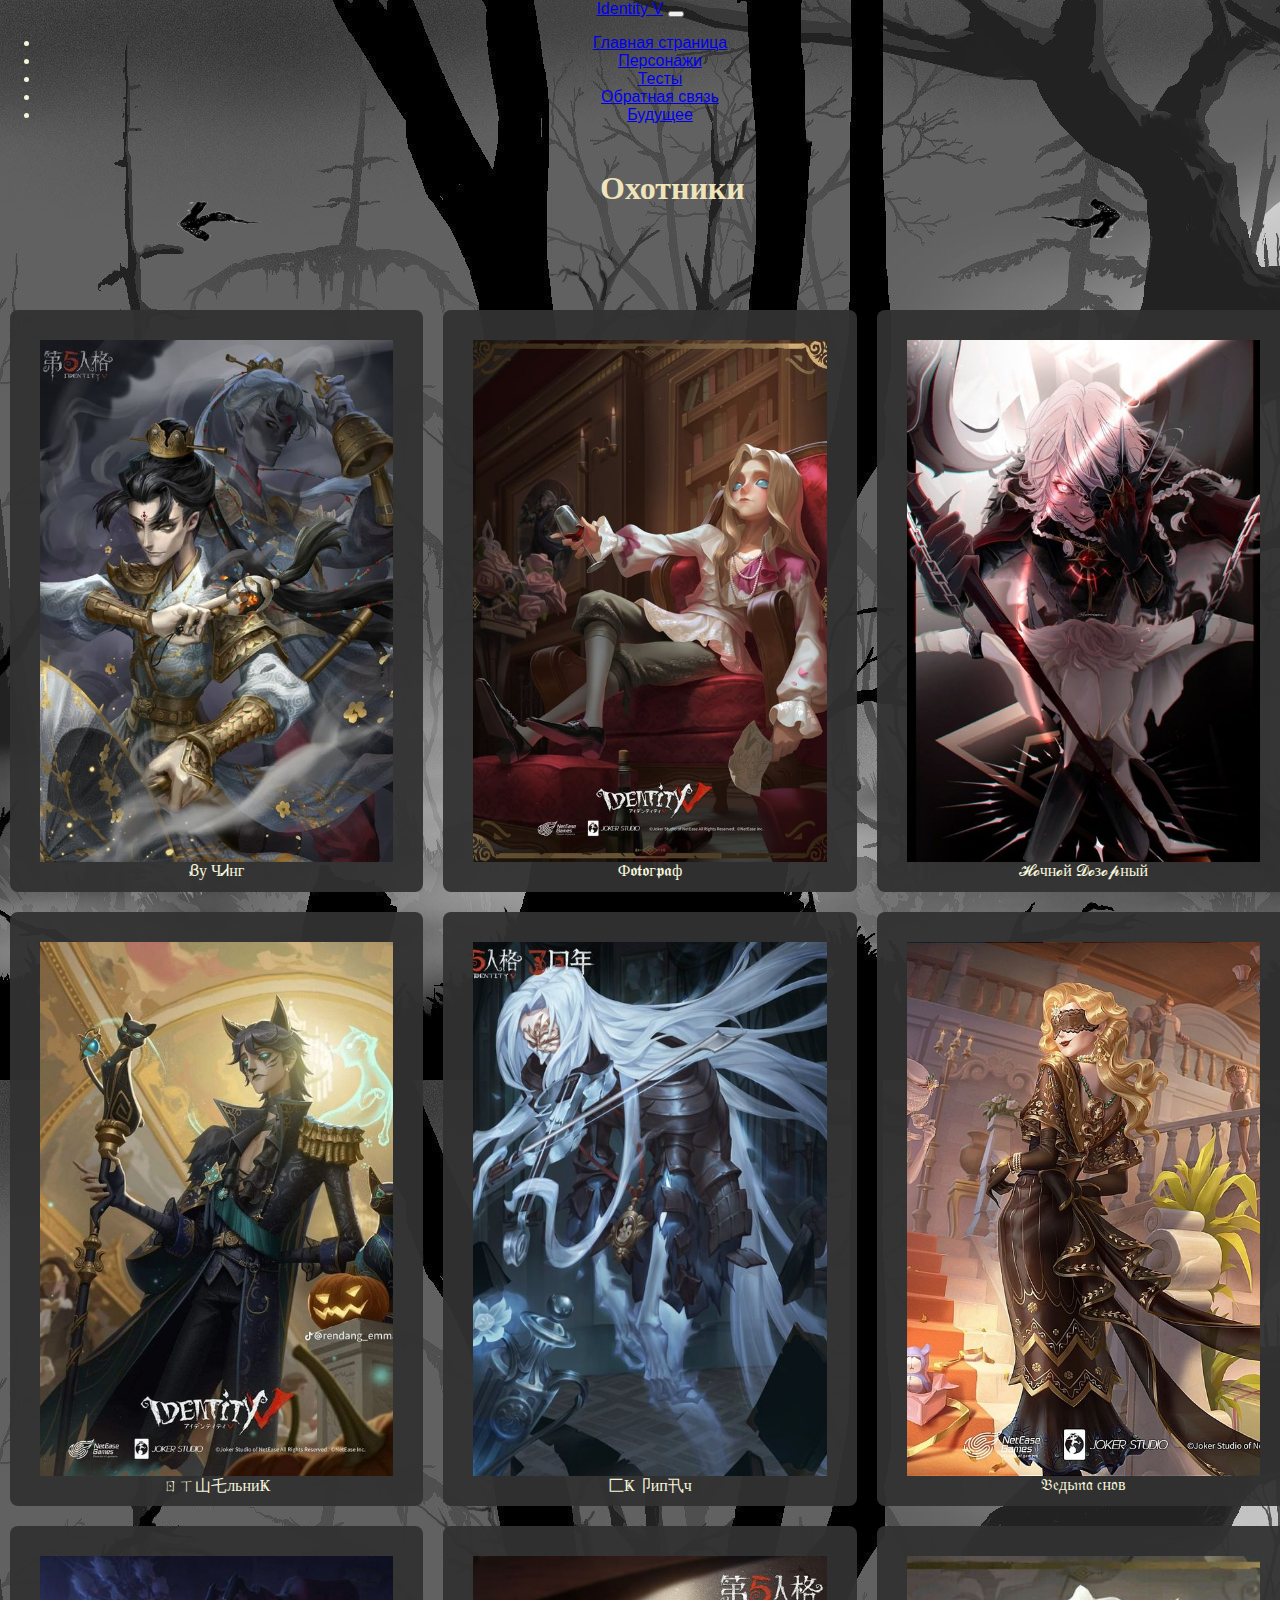
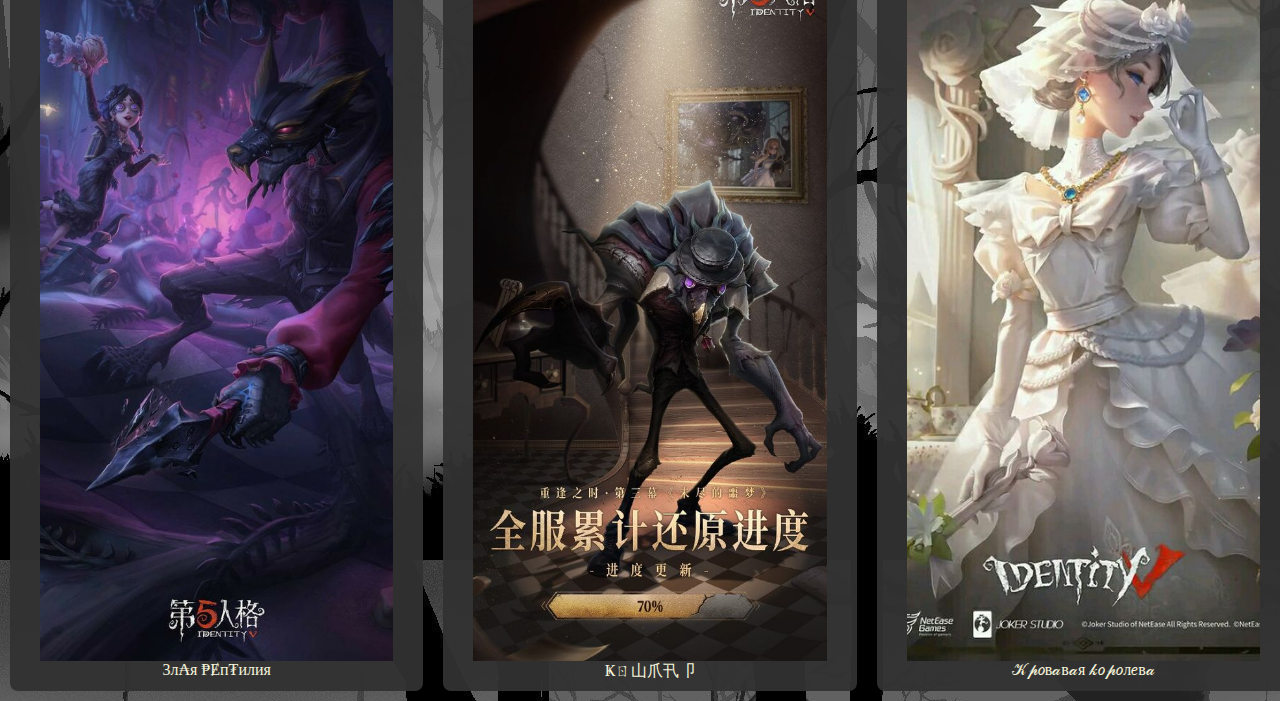
<file: index.html>
<!DOCTYPE html>
<html lang="en">
<head>
    <meta charset="UTF-8">
    <meta http-equiv="X-UA-Compatible" content="IE=edge">
    <meta name="viewport" content="width=device-width, initial-scale=1.0">
    <title>Document</title>
    <link rel="stylesheet" href="3_bipolyarka.css">
    <link href="https://cdn.jsdelivr.net/npm/bootstrap@5.3.2/dist/css/bootstrap.min.css" rel="stylesheet" integrity="sha384-T3c6CoIi6uLrA9TneNEoa7RxnatzjcDSCmG1MXxSR1GAsXEV/Dwwykc2MPK8M2HN" crossorigin="anonymous">
</head>
<body>
    

   <nav class="navbar navbar-expand-sm navbar-dark bg-dark justify-self-center">
        <div class="container justify-content-center">
            <a href="https://simariasi.github.io/01_ADAPTIV/" class="navbar-brand">Identity V</a>
            <button class="navbar-toggler" type="button" data-bs-toggle="collapse" data-bs-target="#navbarContent" 
                aria-controls="navbarContent" aria-expanded="false"> 
                 <span class="navbar-toggler-icon"></span>
            </button>

            <div class="collapse navbar-collapse" id="navbarContent">
                <ul class="navbar-nav me-auto mb-2 justify-content-center">
                    <li class="nav-item">
                        <a href="https://simariasi.github.io/01_ADAPTIV/" class="nav-link">Главная страница</a>
                    </li>
                    
                    <li class="nav-item">
                        <a href="https://simariasi.github.io/2_Bipolyar/" class="nav-link">Персонажи</a>
                    </li>
                    <li class="nav-item">
                        <a href="https://simariasi.github.io/24_Bipolyar/" class="nav-link">Тесты</a>
                    </li>
                    <li class="nav-item">
                        <a href="https://simariasi.github.io/23_Bipolyar/" class="nav-link">Обратная связь</a>
                    </li>

                    <li class="nav-item">
                        <a href="https://simariasi.github.io/MAGAZIN/" class="nav-link">Будущее</a>
                    </li>
                    
                </ul>
        
            </div>
        </div>
    </nav>
    
    
    <div class="tumbochka" align="center">
            
         
                <div class="poko">
               <a href="https://simariasi.github.io/2_Bipolyar/"><img src="IMG_0077.PNG"></a>
                    
                </div>

            <div class="poko">
             <h1>Охотники</h1></div>
               

            <div class="poko">
               <a href="https://simariasi.github.io/4_Bipolyar/"><img src="IMG_0075.PNG"></a>
                </div>
    </div>
        

    <div class="tropici" align="center">
            
         
                <div class="palma">
               <a href="https://simariasi.github.io/5_Bipolyar/"><img width="350px" height="500px" src="прокет_23.jpeg">
                        </a>
                       
                        <div class="palma">
                            <a href="https://simariasi.github.io/5_Bipolyar/">Ᏸу ЧᏗнг</a>
                        </div>

                     </a>
                </div>
            
             <div class="palma">
               <a href="https://simariasi.github.io/6_Bipolyar/"><img width="350px" height="500px" src="проект_20.jpeg">  </a>
                       
                        <div class="palma">
                         <a href="https://simariasi.github.io/6_Bipolyar/">Ф𝖔𝖙𝖔г𝖕𝖆ф </a>
                        </div>

                     </a>
                </div>

        <div class="palma">
               <a href="https://simariasi.github.io/7_Bipolyar/"><img width="350px" height="500px" src="проект_13.jpeg">  </a>
                       
                        <div class="palma">
                            <a href="https://simariasi.github.io/7_Bipolyar/">𝓗𝓸чн𝓸й 𝓓𝓸з𝓸𝓹ный</a>
                        </div>

                     </a>
                </div>
        <div class="palma">
               <a href="https://simariasi.github.io/8_Bipolyar/"><img width="350px" height="500px" src="проект_14.jpeg">  </a>
                       
                        <div class="palma">
                             <a href="https://simariasi.github.io/8_Bipolyar/">ㄖㄒ山乇льниҜ</a>
                        </div>

                     </a>
                </div>
        <div class="palma">
                  <a href="https://simariasi.github.io/9_Bipolyar/"><img width="350px" height="500px" src="проект_15.jpeg">  </a>
                       
                        <div class="palma">
                            <a href="https://simariasi.github.io/9_Bipolyar/">匚Ҝ卩ип卂ч </a>
                        </div>

                     </a>
                </div>
        <div class="palma">
                <a href="https://simariasi.github.io/10_Bipolyar/"><img width="350px" height="500px" src="проект_16.jpeg">  </a>
                       
                        <div class="palma">
                            <a href="https://simariasi.github.io/10_Bipolyar/">𝔅𝔢дь𝔪𝔞 𝔠н𝔬в </a>
                        </div>

                     </a>
                </div>
        <div class="palma">
               <a href="https://simariasi.github.io/11_Bipolyar/"><img width="350px" height="500px" src="проект_17.jpeg">
                        </a>
                       
                        <div class="palma">
                            <a href="https://simariasi.github.io/11_Bipolyar/">3л₳я ₱Ɇп₮илия</a>
                        </div>

                     </a>
                </div>
        <div class="palma">
                 <a href="https://simariasi.github.io/12_Bipolyar/"><img width="350px" height="500px" src="проект_24.jpeg"> </a>
                       
                        <div class="palma">
                             <a href="https://simariasi.github.io/12_Bipolyar/">Ҝㄖ山爪卂卩 </a>
                        </div>

                     </a>
                </div>
        <div class="palma">
               <a href="https://simariasi.github.io/13_Bipolyar/"><img width="350px" height="500px" src="проект_22.jpeg">
                        </a>
                       
                        <div class="palma">
                            <a href="https://simariasi.github.io/13_Bipolyar/">𝒦𝓅𝑜в𝒶в𝒶я 𝓀𝑜𝓅𝑜л𝑒в𝒶 </a>
                        </div>

                     </a>
                </div>

        </div>
<script src="https://cdn.jsdelivr.net/npm/bootstrap@5.3.2/dist/js/bootstrap.bundle.min.js" integrity="sha384-C6RzsynM9kWDrMNeT87bh95OGNyZPhcTNXj1NW7RuBCsyN/o0jlpcV8Qyq46cDfL" crossorigin="anonymous"></script>
</body>
</html>
</file>
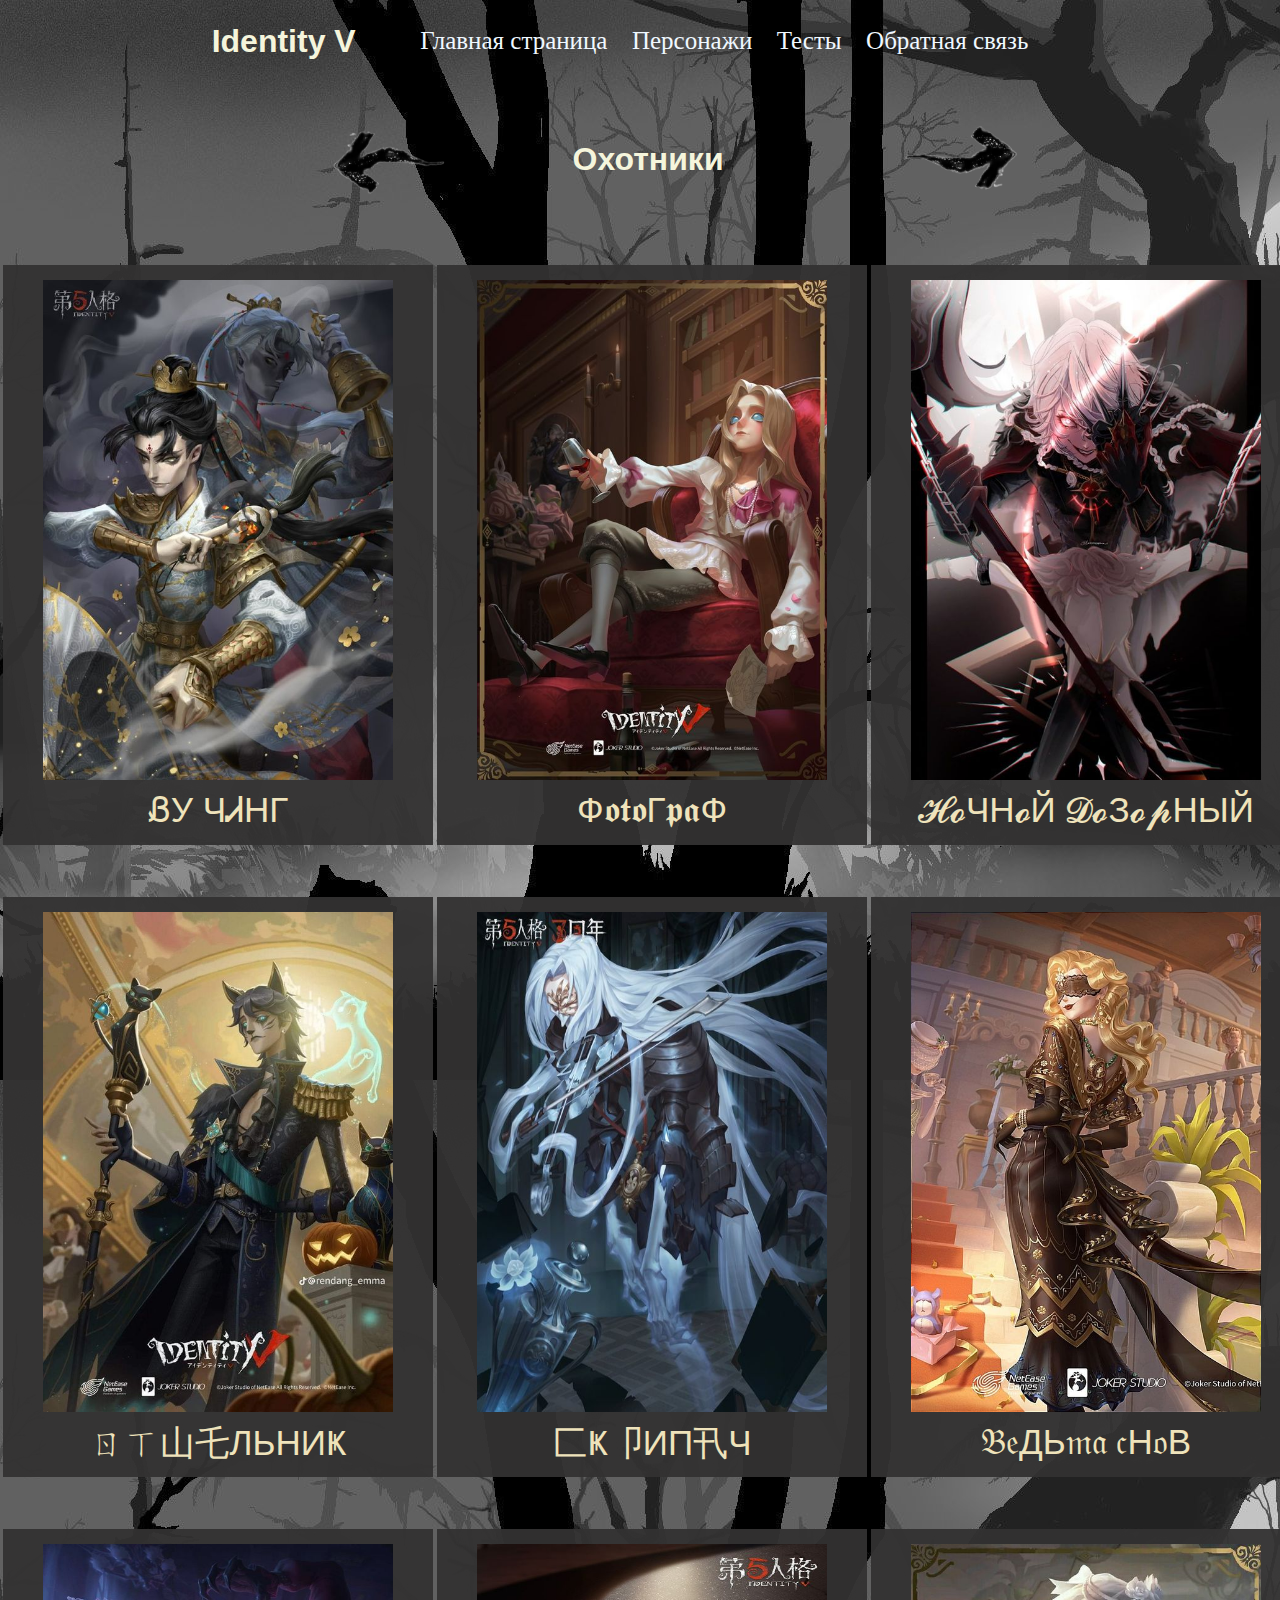
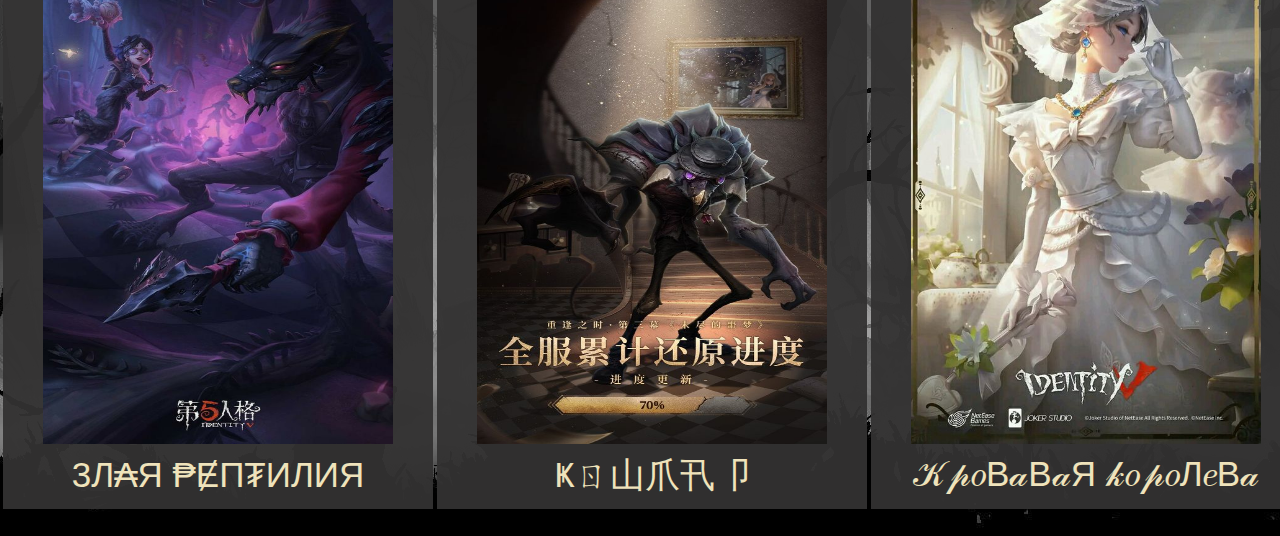
<file: 3_bipolyarka.html>
<!DOCTYPE html>
<html lang="en">
<head>
    <meta charset="UTF-8">
    <meta http-equiv="X-UA-Compatible" content="IE=edge">
    <meta name="viewport" content="width=device-width, initial-scale=1.0">
    <title>Document</title>
    <link rel="stylesheet" href="3_bipolyarka.css">
</head>
<body>
    

    <header>
        <div class="ALL_header_menu">
            <div class="Logo">
                <h1><a href="1_bipolyarka.html">Identity V</a></h1>
            </div>
            <div class="Top_menu">
                <ul>
                   
                    <li><a href="1_bipolyarka.html">Главная страница</a></li>
                    <li><a href="2_bipolyarka.html" target="_self">Персонажи</a></li>
                    <li><a href="24_bipolyarka.html">Тесты</a></li>
                    <li><a href="23_bipolyarka.html">Обратная связь</a></li>
                </ul>
            </div>
        </div>
    </header>

    
    <div class="table1">
        <table width="80%" align="center" border="0" >
            <tr>
                    <td>
                        <div class="image-left">
                            <a href="2_bipolyarka.html"><img src="IMG_0077.PNG"></a>
                        </div>
                    </td>

                    <td colspan="5" >
                        <div class="main-title" ><h1>Охотники</h1></div>
                    </td>

                    <td>
                        <div class="image-right">
                            <a href="4_bipolyarka.html"><img src="IMG_0075.PNG"></a>
                        </div>
                    </td>
            </tr>
        </table>
    </div>

        <table width="80%" align="center" border="0">
        <tr>
            <td>
                <div class="characters-wrap">
                    <div class="characters">
                        <a href="5_bipolyarka.html"><img width="350px" height="500px" src="прокет_23.jpeg">
                        </a>
                    </div>
                    <div class="characters-title">
                        <a href="5_bipolyarka.html">Ᏸу ЧᏗнг</a>
                    </div>
                </div>
            </td>

            <td>
                <div class="characters-wrap">
                    <div class="characters">
                        <a href="6_bipolyarka.html"><img width="350px" height="500px" src="проект_20.jpeg">
                        </a>
                    </div>
                    <div class="characters-title">
                        <a href="6_bipolyarka.html">Ф𝖔𝖙𝖔г𝖕𝖆ф </a>
                    </div>
                </div>
            </td>

            <td>
                <div class="characters-wrap">
                    <div class="characters">
                        <a href="7_bipolyarka.html"><img width="350px" height="500px" src="проект_13.jpeg">
                        </a>
                    </div>
                    <div class="characters-title">
                        <a href="7_bipolyarka.html">𝓗𝓸чн𝓸й 𝓓𝓸з𝓸𝓹ный</a>
                    </div>
                </div>
            </td>
        </tr>

        <tr>
            <td>
                <div class="characters-wrap">
                    <div class="characters">
                        <a href="8_bipolyarka.html"><img width="350px" height="500px" src="проект_14.jpeg">
                        </a>
                    </div>
                    <div class="characters-title">
                        <a href="8_bipolyarka.html">ㄖㄒ山乇льниҜ</a>
                    </div>
                </div>
            </td>

            <td>
                <div class="characters-wrap">
                    <div class="characters">
                        <a href="9_bipolyarka.html"><img width="350px" height="500px" src="проект_15.jpeg">
                        </a>
                    </div>
                    <div class="characters-title">
                        <a href="9_bipolyarka.html">匚Ҝ卩ип卂ч </a>
                    </div>
                </div>
            </td>

            <td>
                <div class="characters-wrap">
                    <div class="characters">
                        <a href="10_bipolyarka.html"><img width="350px" height="500px" src="проект_16.jpeg">
                        </a>
                    </div>
                    <div class="characters-title">
                        <a href="10_bipolyarka.html">𝔅𝔢дь𝔪𝔞 𝔠н𝔬в </a>
                    </div>
                </div>
            </td>
        </tr>

        <tr>
            <td>
                <div class="characters-wrap">
                    <div class="characters">
                        <a href="11_bipolyarka.html"><img width="350px" height="500px" src="проект_17.jpeg">
                        </a>
                    </div>
                    <div class="characters-title">
                        <a href="11_bipolyarka.html">3л₳я ₱Ɇп₮илия</a>
                    </div>
                </div>
            </td>

            <td>
                <div class="characters-wrap">
                    <div class="characters">
                        <a href="12_bipolyarka.html"><img width="350px" height="500px" src="проект_24.jpeg">
                        </a>
                    </div>
                    <div class="characters-title">
                        <a href="12_bipolyarka.html">Ҝㄖ山爪卂卩 </a>
                    </div>
                </div>
            </td>

            <td>
                <div class="characters-wrap">
                    <div class="characters">
                        <a href="13_bipolyarka.html"><img width="350px" height="500px" src="проект_22.jpeg">
                        </a>
                    </div>
                    <div class="characters-title">
                        <a href="13_bipolyarka.html">𝒦𝓅𝑜в𝒶в𝒶я 𝓀𝑜𝓅𝑜л𝑒в𝒶 </a>
                    </div>
                </div>
            </td>
        </tr>

    </table>

</body>
</html>
</file>
<file: 3_bipolyarka.css>
body {
    margin:0;
    padding:0;
    background-image: url("проект_3.png");
    background-repeat: repeat;
    text-align: center;
    font-family: Verdana, Arial, sans-serif;
    font-size: 16px;
    color:beige;

}

header{
    display: flex;
    justify-content: center;
}

.Logo, .Top_menu{
    display: inline-block;
    vertical-align: middle;
    margin-right: 20px;
}

.Logo h1{
    vertical-align: middle;
    color:aliceblue;
    text-decoration: none;
    vertical-align: middle;
}

.Logo a {
    color:beige;
    text-decoration: none;
    vertical-align: middle;

}

.Top_menu li {
    display: inline-block;
    vertical-align: middle;
    margin-right: 20px;
}

.Top_menu a{
    font-family: 'Times New Roman', Times, serif;
    font-size: 25px;
    color:aliceblue;
    text-decoration: none;
    vertical-align: middle;
}

.Top_menu a:hover {
    color: #db2c1f;
}

.characters-wrap{
    width: 400px;
    height: 550px;
    margin: 24px auto;
    border-spacing: 100 px;
    background: rgba(51, 50, 50, 0.95);
    padding: 15px;
    text-align: center;
    font-size: 35px;
    text-transform: uppercase;
}

.characters-title a{
    color:rgb(239, 227, 187);
    text-decoration: none;
    vertical-align: middle;

}


.characters-title a:hover{
    color: rgba(175, 98, 67, 0.95);
}

.image-left{
    height: 150px;
    width: 150px;
    margin-top: auto;
}

.image-left img{
    position: relative;
    top: 0;
    right: 0;
    left: 0;
    bottom: 0;
    width: 100%;
    height: 100%;
}

.image-right img{
    position: relative;
    top: 0;
    right: 0;
    left: 0;
    bottom: 0;
    width: 100%;
    height: 100%;
}

.image-right{
    height: 150px;
    width: 150px;
    margin-top: auto;
   margin-left: 125px;
}

.table1{
    margin-left: 200px;
   
}

.tropici{
    max-width: 2560px;
    max-height: fit-content;
    margin: 10px;
    display:grid;
    grid-template-columns: repeat(auto-fit,minmax(400px,1fr));
    grid-template-rows: minmax(250px,auto);
    
    grid-gap: 20px;
   
    
    width: 100%;
    
}

.palma a{
   width: 100%;
    height: 100%;
    display: block;
    position: relative;
    margin: 0;
}




.palma img {
    width: 100%;
    height: 100%;
    object-fit: cover;
}

.tropici > div{
    background: rgba(51, 50, 50, 0.95);
    color: beige;
    padding: 30px;
    font-family: Georgia, serif;
  
    text-transform: none;
    border-radius: 8px;
    

}

.palma a{
    color:beige;
    text-decoration: none;
    vertical-align: middle;
   

}
.palma a:hover{


color: rgba(175, 98, 67, 0.95);

}

.tumbochka{
    max-width: 2560px;
    max-height: fit-content;
    margin: 10px;
    display:grid;
    grid-template-columns: repeat(auto-fit,minmax(400px,1fr));
    grid-template-rows: minmax(100px,auto);
    
    grid-gap: 20px;
   
    
    width: 100%;

}

.tumbochka > div{
   
    color: beige;
    padding: 30px;
    font-family: Georgia, serif;
  
    text-transform: none;
    border-radius: 8px;
    

}

.poko a{
    width: 100px;
    height: 100px;
    display: block;
    position: relative;
    margin: 0;

}

.poko img {
    width: 100px;
    height: 100px;
    object-fit: cover;
}

.poko h1{

    width: 100px;
    height: 100px;
    display: block;
    position: relative;
    margin: 0;
    color:rgb(239, 227, 187);


}
</file>
